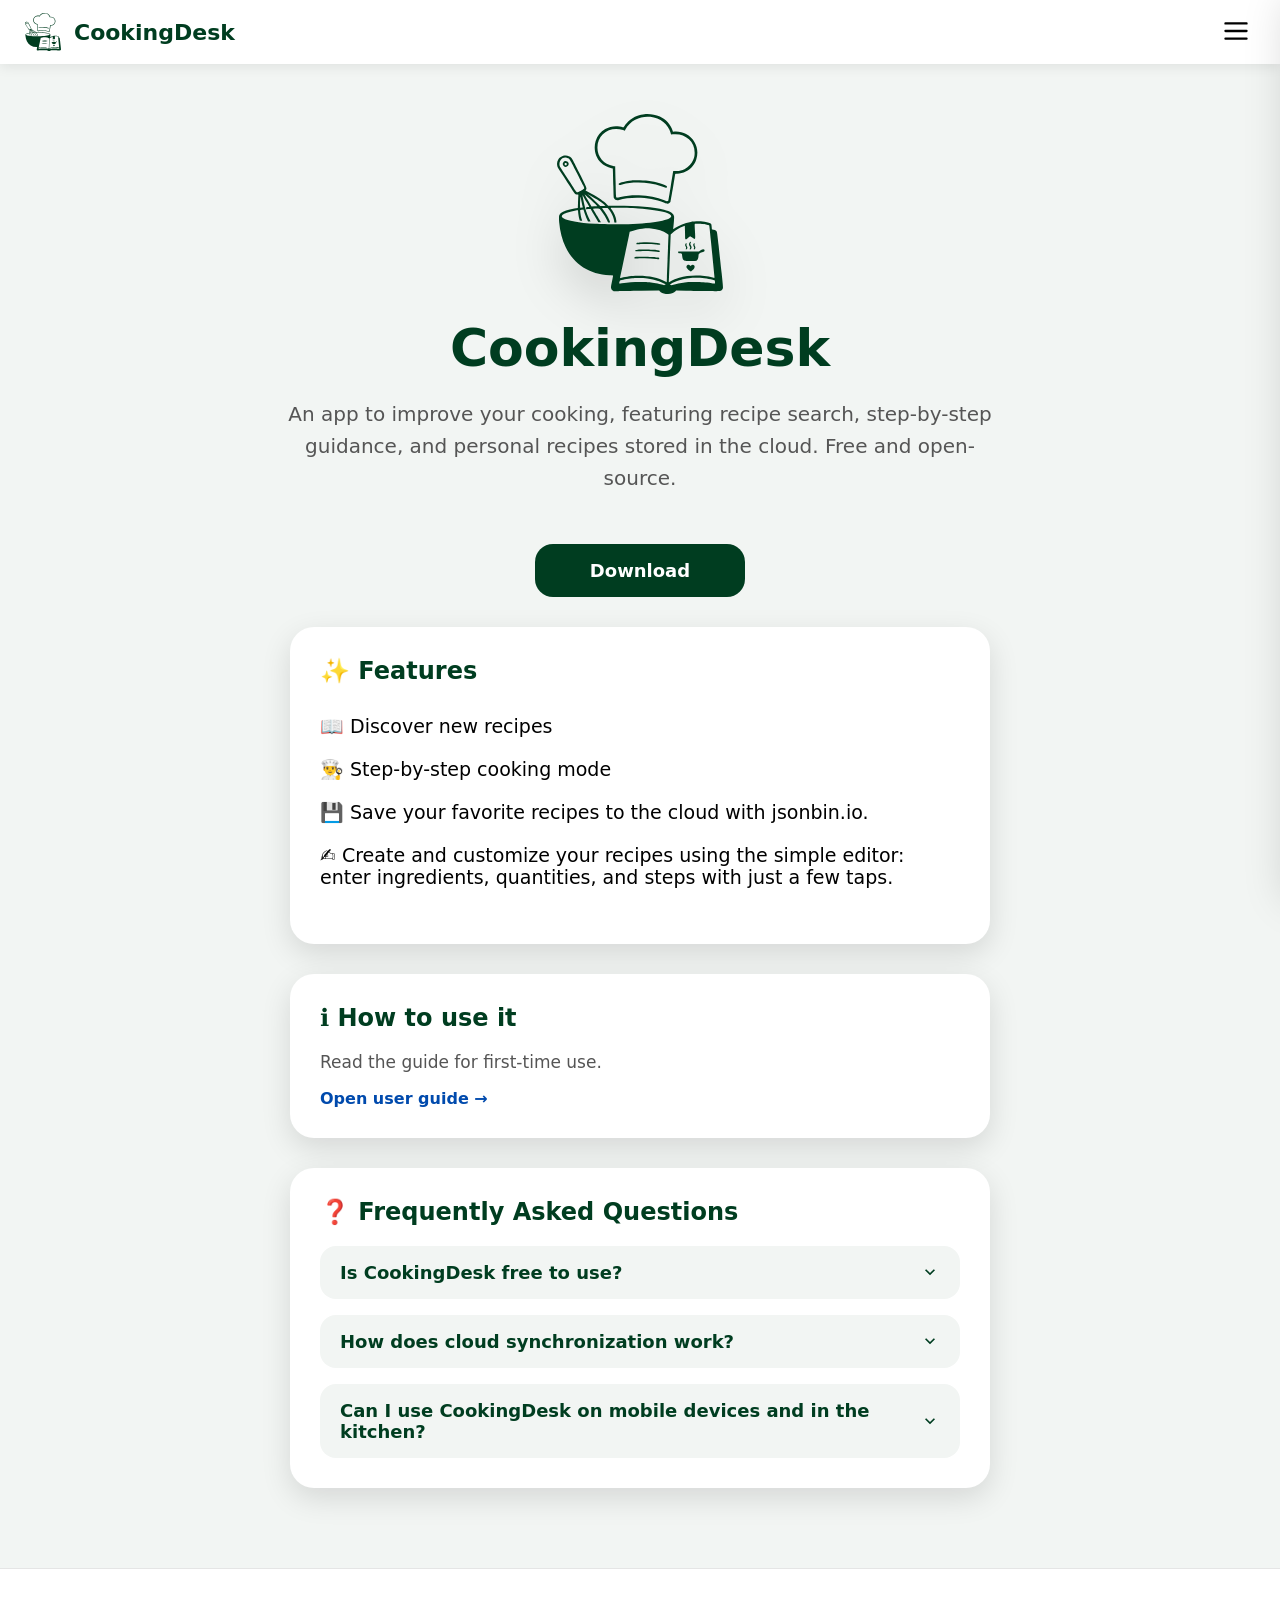
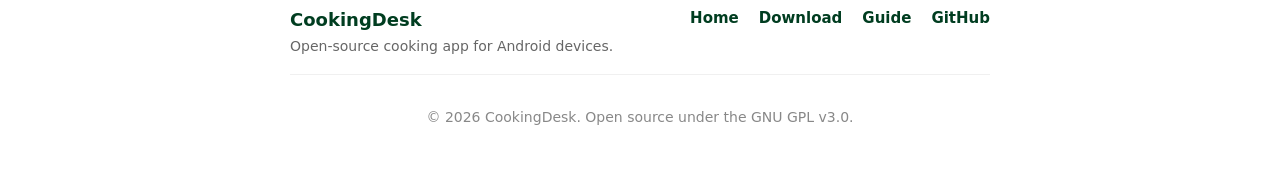
<file: CookingDesk/index.html>
<!DOCTYPE html>
<html lang="en">
<head>
<meta charset="UTF-8">
<meta name="viewport" content="width=device-width, initial-scale=1.0">
<title>CookingDesk</title>
<link rel="icon" type="image/svg" href="shared/logo.svg">
<link rel="stylesheet" href="shared/style.css">
<link rel="stylesheet" href="style.css">
</head>
<body>
<header class="status-bar">
<div class="status-left">
<img src="shared/logo.svg" class="logo">
<span class="app-title">CookingDesk</span>
</div>
<button class="settings-btn" onclick="openMenu()">
<img src="shared/menu.svg" class="icon">
</button>
</header>

<div class="menu-overlay" id="overlay" onclick="closeMenu()"></div>

<nav class="side-menu" id="menu">
<button class="close-menu" onclick="closeMenu()">×</button>
<div id="menuLinks"></div>
</nav>

<main>
<section class="hero">
<img src="shared/logo.svg" class="hero-logo">
<h1>CookingDesk</h1>
<p class="description">
An app to improve your cooking, featuring recipe search,
step-by-step guidance, and personal recipes stored in the cloud.
Free and open-source.
</p>
<a href="download/" class="download">Download</a>
</section>

<section class="card">
<h2>✨ Features</h2>
<ul class="features">
<li>📖 Discover new recipes</li>
<li>👨‍🍳 Step-by-step cooking mode</li>
<li>💾 Save your favorite recipes to the cloud with jsonbin.io.</li>
<li>✍️ Create and customize your recipes using the simple editor: enter ingredients, quantities, and steps with just a few taps.</li>
</ul>
</section>

<section class="card">
<h2>ℹ️ How to use it</h2>
<p>Read the guide for first-time use.</p>
<a href="guide/">Open user guide →</a>
</section>

<section class="card">
<h2>❓ Frequently Asked Questions</h2>
<div class="accordion">
<details class="accordion-item">
<summary class="accordion-header">
Is CookingDesk free to use?
<svg class="accordion-arrow" viewBox="0 0 24 24"><path d="M7.41 8.59L12 13.17l4.59-4.58L18 10l-6 6-6-6 1.41-1.41z"/></svg>
</summary>
<div class="accordion-content">
<p>Yes, CookingDesk is 100% free and open-source. You can inspect the source code or contribute.</p>
</div>
</details>

<details class="accordion-item">
<summary class="accordion-header">
How does cloud synchronization work?
<svg class="accordion-arrow" viewBox="0 0 24 24"><path d="M7.41 8.59L12 13.17l4.59-4.58L18 10l-6 6-6-6 1.41-1.41z"/></svg>
</summary>
<div class="accordion-content">
<p>CookingDesk uses jsonbin.io to securely store and sync your recipes across devices using your API key.</p>
</div>
</details>

<details class="accordion-item">
<summary class="accordion-header">
Can I use CookingDesk on mobile devices and in the kitchen?
<svg class="accordion-arrow" viewBox="0 0 24 24"><path d="M7.41 8.59L12 13.17l4.59-4.58L18 10l-6 6-6-6 1.41-1.41z"/></svg>
</summary>
<div class="accordion-content">
<p>Yes! The Mobile app is optimized for creating and discovering recipes on the go, while the Desk version offers a step-by-step cooking interface for when you are at the stove.</p>
</div>
</details>
</div>
</section>
</main>

<footer>
<div class="footer-content">
<div class="footer-brand">
<span>CookingDesk</span>
<p>Open-source cooking app for Android devices.</p>
</div>
<div class="footer-links">
<a href="/">Home</a>
<a href="download/">Download</a>
<a href="guide/">Guide</a>
<a href="https://github.com/elvarHex/CookingDesk" target="_blank">GitHub</a>
</div>
</div>
<div class="footer-bottom">
<p>&copy; 2026 CookingDesk. Open source under the GNU GPL v3.0.</p>
</div>
</footer>
<script>const BASE_URL = "";</script>
<script src="shared/app.js"></script>
</body>
</html>
</file>
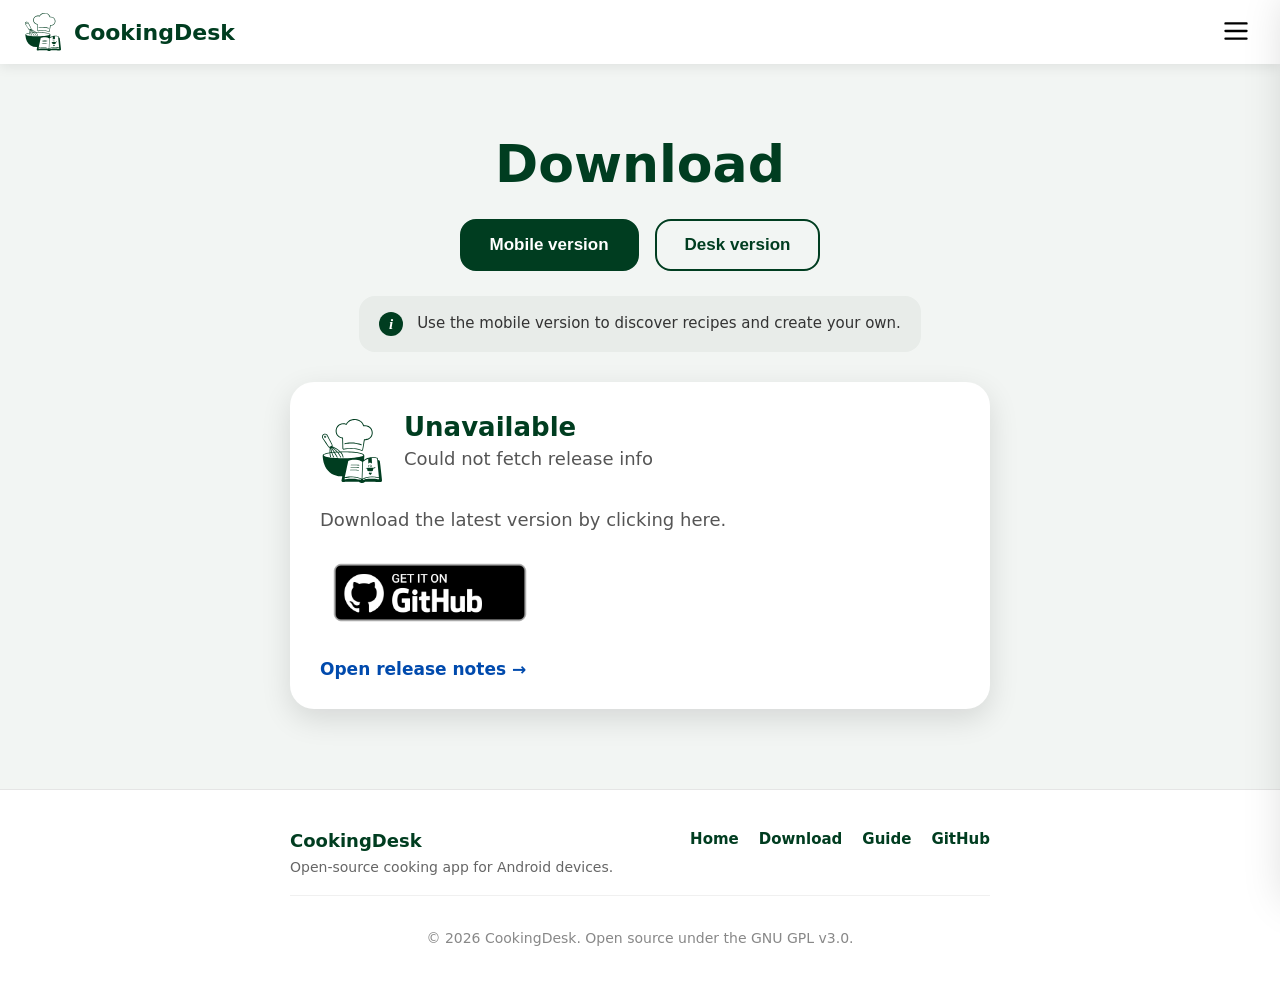
<file: CookingDesk/download/index.html>
<!DOCTYPE html>
<html lang="en">
<head>
<meta charset="UTF-8">
<meta name="viewport" content="width=device-width, initial-scale=1.0">
<title>Download · CookingDesk</title>
<link rel="icon" type="image/svg" href="../shared/logo.svg">
<link rel="stylesheet" href="../shared/style.css">
<link rel="stylesheet" href="style.css">
</head>
<body>

<header class="status-bar">
<a href="../" class="status-left">
<img src="../shared/logo.svg" class="logo">
<span class="app-title">CookingDesk</span>
</a>
<button class="settings-btn" onclick="openMenu()">
<img src="../shared/menu.svg" class="icon">
</button>
</header>

<div class="menu-overlay" id="overlay" onclick="closeMenu()"></div>

<nav class="side-menu" id="menu">
<button class="close-menu" onclick="closeMenu()">×</button>
<div id="menuLinks"></div>
</nav>

<main>
<section class="hero">
<h1>Download</h1>
<div class="version-buttons">
<button class="version-btn active" id="btnMobile" onclick="selectVersion('mobile')">Mobile version</button>
<button class="version-btn" id="btnDesk" onclick="selectVersion('desk')">Desk version</button>
</div>

<div class="info-box">
<div class="info-icon">i</div>
<p class="info-text" id="infoText">Use the mobile version to discover recipes and create your own.</p>
</div>
</section>

<section class="card" id="versionCard">
<div class="release-header">
<img src="../shared/logo.svg" class="release-logo">
<div class="release-info">
<h2 id="releaseVersion">Loading...</h2>
<p class="release-date" id="releaseDate">Checking latest release date...</p>
</div>
</div>
<p>Download the latest version by clicking here.</p>
<a href="#" id="githubDownloadLink" class="github-btn-link">
<img src="../shared/getitongithub.png" class="github-btn-img" alt="Get it on GitHub">
</a>
<br>
<a href="#" id="releaseNotesLink" class="release-notes-link">Open release notes →</a>
</section>
</main>

<footer>
<div class="footer-content">
<div class="footer-brand">
<span>CookingDesk</span>
<p>Open-source cooking app for Android devices.</p>
</div>
<div class="footer-links">
<a href="../">Home</a>
<a href="../download/">Download</a>
<a href="../guide/">Guide</a>
<a href="https://github.com/elvarHex/CookingDesk" target="_blank">GitHub</a>
</div>
</div>
<div class="footer-bottom">
<p>&copy; 2026 CookingDesk. Open source under the GNU GPL v3.0.</p>
</div>
</footer>

<script>const BASE_URL = "../";</script>
<script src="../shared/app.js"></script>
<script src="script.js"></script>
</body>
</html>
</file>
<file: CookingDesk/shared/style.css>
:root {
    --primary: #003d20;
    --secondary: #004aad;
    --surface: #ffffff;
    --background: #f2f5f3;
    --radius: 24px;
    --font: system-ui, -apple-system, BlinkMacSystemFont, "Segoe UI", sans-serif;
}
* {
    box-sizing: border-box;
    -webkit-tap-highlight-color: transparent;
}
body {
    margin: 0;
    min-height: 100vh;
    font-family: var(--font);
    background: var(--background);
}
.status-bar {
    height: 64px;
    padding: 0 24px;
    background: white;
    display: flex;
    align-items: center;
    justify-content: space-between;
    position: sticky;
    top: 0;
    z-index: 100;
    box-shadow: 0 3px 12px rgba(0,0,0,.08);
}
.status-left {
    display: flex;
    align-items: center;
    gap: 12px;
    text-decoration: none;
}
.logo {
    width: 38px;
    height: 38px;
    object-fit: contain;
}
.app-title {
    color: var(--primary);
    font-size: 22px;
    font-weight: 700;
}
.settings-btn {
    background: none;
    border: none;
    cursor: pointer;
}
.icon {
    width: 28px;
}
.menu-overlay {
    position: fixed;
    inset: 0;
    background: rgba(0,0,0,.4);
    opacity: 0;
    pointer-events: none;
    transition: .3s;
    z-index: 200;
}
.menu-overlay.show {
    opacity: 1;
    pointer-events: auto;
}
.side-menu {
    position: fixed;
    top: 0;
    right: -340px;
    width: 320px;
    height: 100vh;
    background: white;
    padding: 90px 30px;
    display: flex;
    flex-direction: column;
    gap: 22px;
    transition: .35s;
    box-shadow: -15px 0 40px rgba(0,0,0,.15);
    z-index: 300;
}
.side-menu.show {
    right: 0;
}
.side-menu a {
    display: block;
    text-decoration: none;
    color: var(--primary);
    font-size: 20px;
    font-weight: 700;
    padding: 8px 0;
}
#menuLinks {
    display: flex;
    flex-direction: column;
    gap: 22px;
}
.close-menu {
    position: absolute;
    top: 20px;
    right: 25px;
    background: none;
    border: none;
    font-size: 34px;
    cursor: pointer;
}
main {
    padding: 50px 24px 80px;
    display: flex;
    flex-direction: column;
    align-items: center;
}
h1 {
    color: var(--primary);
    font-size: 52px;
    margin: 20px 0 12px;
}
.hero {
    text-align: center;
    max-width: 720px;
}
.card {
    width: 100%;
    max-width: 700px;
    background: white;
    border-radius: var(--radius);
    padding: 30px;
    box-shadow: 0 10px 30px rgba(0,0,0,.12);
}
.accordion {
    display: flex;
    flex-direction: column;
    gap: 16px;
    width: 100%;
    margin-top: 20px;
}
details.accordion-item {
    border-radius: 16px;
    width: 100%;
}
summary.accordion-header {
    display: flex;
    justify-content: space-between;
    align-items: center;
    cursor: pointer;
    font-weight: 700;
    color: var(--primary);
    list-style: none;
}
summary.accordion-header::-webkit-details-marker {
    display: none;
}
.accordion-arrow {
    fill: var(--primary);
    transition: transform 0.3s;
    flex-shrink: 0;
}
details[open] .accordion-arrow {
    transform: rotate(180deg);
}
.search-input {
    width: 100%;
    padding: 16px 20px;
    border-radius: 16px;
    border: 2px solid transparent;
    font-size: 18px;
    font-family: var(--font);
    background: white;
    box-shadow: 0 10px 30px rgba(0,0,0,.08);
    outline: none;
    transition: border .2s;
}
.search-input:focus {
    border: 2px solid var(--primary);
}
.markdown-body {
    font-family: var(--font);
    color: #333;
    line-height: 1.6;
    font-size: 16px;
    border-top: 1px solid #eee;
    padding-top: 20px;
}
.markdown-body h1, 
.markdown-body h2, 
.markdown-body h3, 
.markdown-body h4 {
    color: var(--primary);
    margin-top: 24px;
    margin-bottom: 12px;
}
.markdown-body h1:first-child,
.markdown-body h2:first-child {
    margin-top: 0;
}
.markdown-body p {
    margin-bottom: 16px;
}
.markdown-body a {
    color: var(--secondary);
    text-decoration: none;
    font-weight: 600;
}
.markdown-body a:hover {
    text-decoration: underline;
}
.markdown-body ul, 
.markdown-body ol {
    margin-bottom: 16px;
    padding-left: 24px;
}
.markdown-body li {
    margin-bottom: 8px;
}
.markdown-body code {
    background: #f4f4f4;
    padding: 2px 6px;
    border-radius: 4px;
    font-family: monospace;
    font-size: 14px;
}
.markdown-body pre {
    background: #f4f4f4;
    padding: 16px;
    border-radius: 8px;
    overflow-x: auto;
}
.markdown-body img {
    max-width: 100%;
    height: auto;
    border-radius: 8px;
}
footer {
    background: white;
    border-top: 1px solid #e5e5e5;
    padding: 40px 24px;
    display: flex;
    flex-direction: column;
    align-items: center;
    gap: 20px;
    width: 100%;
}
.footer-content {
    width: 100%;
    display: flex;
    justify-content: space-between;
    flex-wrap: wrap;
    gap: 20px;
}
.footer-brand {
    display: flex;
    flex-direction: column;
    gap: 8px;
}
.footer-brand span {
    font-weight: 700;
    color: var(--primary);
    font-size: 18px;
}
.footer-brand p {
    margin: 0;
    color: #666;
    font-size: 14px;
}
.footer-links {
    display: flex;
    gap: 20px;
    flex-wrap: wrap;
}
.footer-links a {
    color: var(--primary);
    text-decoration: none;
    font-size: 15px;
    font-weight: 600;
}
.footer-links a:hover {
    text-decoration: underline;
}
.footer-bottom {
    text-align: center;
    color: #888;
    font-size: 14px;
    border-top: 1px solid #f0f0f0;
    width: 100%;
    padding-top: 20px;
}
@media(max-width: 600px) {
    h1 { font-size: 38px; }
    .footer-content { flex-direction: column; }
}
</file>
<file: CookingDesk/style.css>
main {
    gap: 30px;
}
.hero-logo {
    width: 180px;
    height: 180px;
    object-fit: contain;
    filter: drop-shadow(0 18px 25px rgba(0,0,0,.15));
}
.description {
    color: #555;
    font-size: 20px;
    line-height: 1.6;
}
.download {
    display: inline-flex;
    margin-top: 30px;
    padding: 16px 55px;
    border-radius: 18px;
    background: var(--primary);
    color: white;
    text-decoration: none;
    font-weight: 700;
    font-size: 18px;
}
.card h2 {
    color: var(--primary);
    margin-top: 0;
}
.features {
    list-style: none;
    padding: 0;
}
.features li {
    font-size: 19px;
    padding: 10px 0;
}
.card p {
    color: #555;
    font-size: 17px;
}
.card a {
    color: var(--secondary);
    font-weight: 700;
    text-decoration: none;
}
details.accordion-item {
    background: var(--background);
}
summary.accordion-header {
    padding: 16px 20px;
    font-size: 18px;
}
.accordion-arrow {
    width: 20px;
    height: 20px;
}
.accordion-content {
    padding: 0 20px 20px 20px;
    color: #555;
    line-height: 1.6;
}
.accordion-content p {
    margin: 0;
}
.footer-content, .footer-bottom {
    max-width: 700px;
}
@media(max-width: 600px) {
    .description {
        font-size: 17px;
    }
}
</file>
<file: CookingDesk/download/style.css>
main {
    gap: 30px;
}
.version-buttons {
    display: flex;
    justify-content: center;
    gap: 16px;
    margin-top: 25px;
    flex-wrap: wrap;
}
.version-btn {
    padding: 14px 28px;
    border-radius: 16px;
    border: 2px solid var(--primary);
    background: transparent;
    color: var(--primary);
    font-weight: 700;
    font-size: 17px;
    cursor: pointer;
    transition: all .2s ease;
}
.version-btn.active,
.version-btn:hover {
    background: var(--primary);
    color: white;
}
.info-box {
    background: #e8ece9;
    border-radius: 16px;
    padding: 16px 20px;
    margin-top: 25px;
    display: flex;
    align-items: flex-start;
    gap: 14px;
    text-align: left;
}
.info-icon {
    width: 24px;
    height: 24px;
    border-radius: 50%;
    background: var(--primary);
    color: white;
    display: flex;
    align-items: center;
    justify-content: center;
    font-weight: 700;
    font-style: italic;
    font-family: serif;
    flex-shrink: 0;
    font-size: 15px;
}
.info-text {
    color: #333;
    font-size: 15px;
    line-height: 1.5;
    margin: 0;
}
.release-header {
    display: flex;
    align-items: center;
    gap: 20px;
    margin-bottom: 20px;
}
.release-logo {
    width: 64px;
    height: 64px;
    object-fit: contain;
}
.release-info h2 {
    color: var(--primary);
    margin: 0 0 6px 0;
    font-size: 26px;
}
.release-date {
    color: #777;
    font-size: 15px;
    margin: 0;
}
.card p {
    color: #555;
    font-size: 18px;
    margin-bottom: 20px;
}
.github-btn-link {
    display: inline-block;
}
.github-btn-img {
    max-width: 220px;
    height: auto;
    display: block;
}
.card a.release-notes-link {
    display: inline-block;
    margin-top: 20px;
    color: var(--secondary);
    font-weight: 700;
    text-decoration: none;
    font-size: 17px;
}
.footer-content, .footer-bottom {
    max-width: 700px;
}
@media(max-width: 600px) {
    .release-header {
        flex-direction: column;
        align-items: flex-start;
        gap: 12px;
    }
}
</file>
